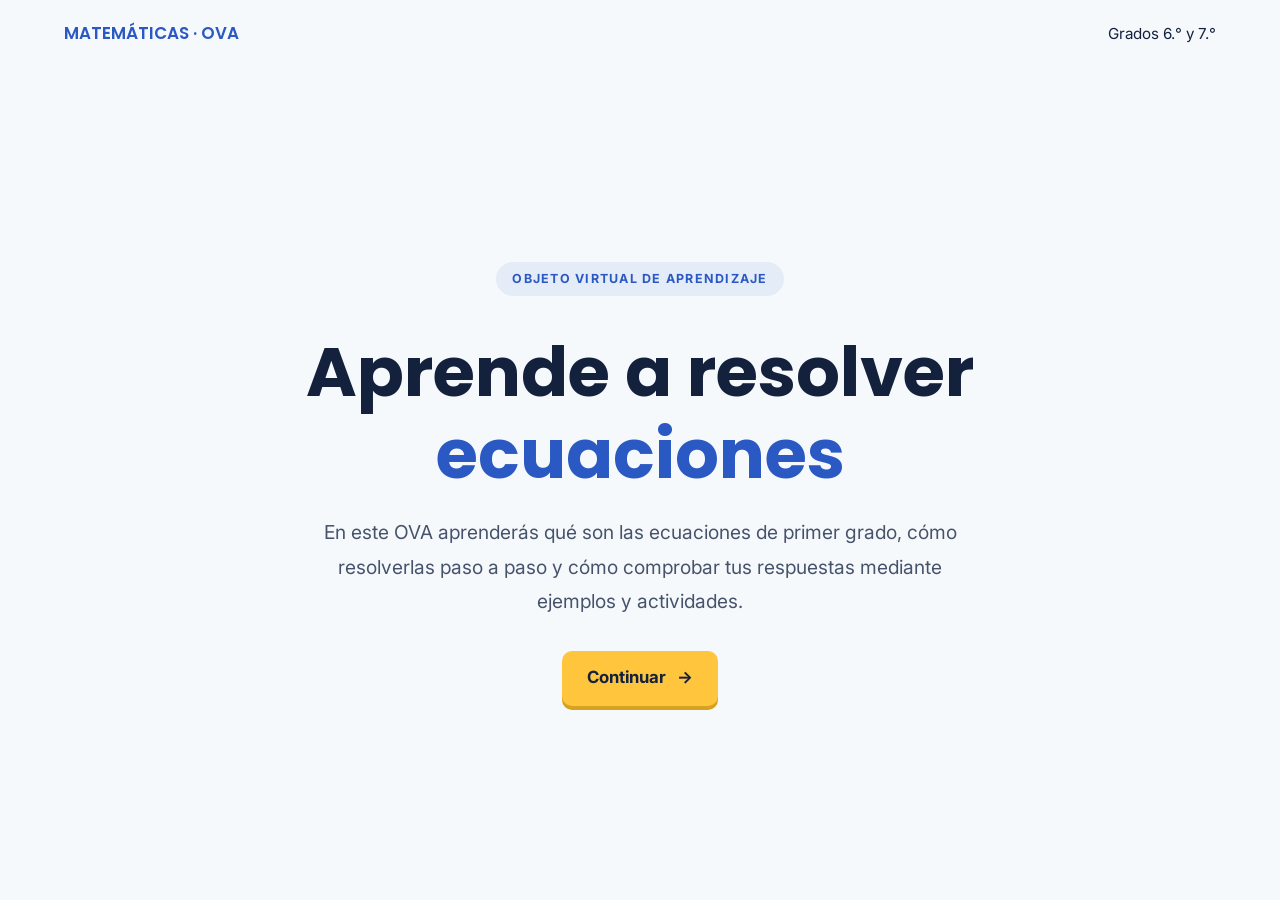
<file: index.html>
<!DOCTYPE html>
<html lang="es">
<head>
  <meta charset="UTF-8">
  <meta name="viewport" content="width=device-width, initial-scale=1.0">
  <meta name="description" content="Presentación del OVA Aprende a resolver ecuaciones.">
  <title>Aprende a resolver ecuaciones | OVA</title>
  <link rel="preconnect" href="https://fonts.googleapis.com">
  <link rel="preconnect" href="https://fonts.gstatic.com" crossorigin>
  <link href="https://fonts.googleapis.com/css2?family=Inter:wght@400;500;600;700&family=Poppins:wght@600;700&display=swap" rel="stylesheet">
  <link rel="stylesheet" href="css/styles.css">
  <style>
    .inicio { flex:1; display:flex; align-items:center; justify-content:center; text-align:center; padding:3rem 1.25rem; }
    .inicio__contenido { width:min(100%, 800px); }
    .inicio__etiqueta { display:inline-block; padding:.4rem 1rem; border-radius:999px; background:var(--color-suave); color:var(--color-primario); font-size:.78rem; font-weight:700; letter-spacing:.1em; }
    .inicio__titulo { margin:1.2rem 0; color:var(--color-texto); font-size:clamp(2.4rem,6vw,4.3rem); }
    .inicio__titulo span { color:var(--color-primario); }
    .inicio__descripcion { max-width:650px; margin:0 auto 2rem; color:#46536b; font-size:clamp(1rem,2vw,1.2rem); line-height:1.8; }
    .inicio__boton { display:inline-flex; align-items:center; gap:.65rem; padding:.85rem 1.6rem; border-radius:10px; background:var(--color-acento); color:var(--color-texto); font-weight:700; text-decoration:none; box-shadow:0 4px 0 #d6a21f; transition:transform .2s, box-shadow .2s; }
    .inicio__boton:hover { transform:translateY(2px); box-shadow:0 2px 0 #d6a21f; }
    .inicio__boton:focus-visible { outline:3px solid var(--color-primario); outline-offset:4px; }
  </style>
</head>
<body class="pagina-portada">
  <header class="encabezado">
    <p class="encabezado__marca">MATEMÁTICAS · OVA</p>
    <p class="encabezado__grados">Grados 6.° y 7.°</p>
  </header>
  <main class="inicio">
    <section class="inicio__contenido" aria-labelledby="titulo-ova">
      <p class="inicio__etiqueta">OBJETO VIRTUAL DE APRENDIZAJE</p>
      <h1 class="inicio__titulo" id="titulo-ova">Aprende a resolver <span>ecuaciones</span></h1>
      <p class="inicio__descripcion">En este OVA aprenderás qué son las ecuaciones de primer grado, cómo resolverlas paso a paso y cómo comprobar tus respuestas mediante ejemplos y actividades.</p>
      <a class="inicio__boton" href="contenido.html">Continuar <span aria-hidden="true">→</span></a>
    </section>
  </main>
</body>
</html>
</file>
<file: css/styles.css>
/* =========================================================
   OVA: Ecuaciones de primer grado (grados 6 y 7)
   Hoja de estilos única para index.html y contenido.html
   ========================================================= */

/* ---------- 1. Variables: paleta (5 colores) y tipografía ---------- */
:root {
  --color-fondo: #F6F9FC;      /* fondo general */
  --color-suave: #E4ECF7;      /* superficies y bordes suaves */
  --color-texto: #14213D;      /* texto principal (azul noche) */
  --color-primario: #2B59C3;   /* azul de marca */
  --color-acento: #FFC53D;     /* amarillo: llamado a la acción */

  --fuente-titulos: "Poppins", system-ui, sans-serif;
  --fuente-texto: "Inter", system-ui, sans-serif;

  --radio: 14px;
  --espacio: 1.5rem;
}

/* ---------- 2. Reinicio y base ---------- */
*, *::before, *::after { box-sizing: border-box; }

html { scroll-behavior: smooth; }

body {
  margin: 0;
  min-height: 100vh;
  display: flex;
  flex-direction: column;
  background: var(--color-fondo);
  color: var(--color-texto);
  font-family: var(--fuente-texto);
  font-size: 1.05rem;
  line-height: 1.65;
}

img { max-width: 100%; height: auto; display: block; }

h1, h2, h3 {
  font-family: var(--fuente-titulos);
  line-height: 1.2;
  margin: 0 0 0.75rem;
}

p { margin: 0 0 1rem; max-width: 65ch; }

/* ---------- 3. Encabezado y pie de página ---------- */
.encabezado {
  display: flex;
  justify-content: space-between;
  align-items: center;
  gap: 1rem;
  padding: 1.25rem clamp(1rem, 5vw, 4rem);
}

.encabezado p { margin: 0; }

.encabezado__marca {
  font-family: var(--fuente-titulos);
  font-weight: 600;
  color: var(--color-primario);
}

.encabezado__grados { font-size: 0.95rem; }

.encabezado__enlace {
  color: var(--color-texto);
  font-weight: 500;
  text-underline-offset: 4px;
  transition: color 0.25s ease-in-out;
}

.encabezado__enlace:hover { color: var(--color-primario); }

.encabezado__enlace:focus-visible {
  outline: 3px solid var(--color-primario);
  outline-offset: 3px;
}

.pie {
  display: flex;
  flex-wrap: wrap;
  justify-content: center;
  gap: 0.25rem 2rem;
  padding: 1.25rem clamp(1rem, 5vw, 4rem);
  border-top: 1px solid var(--color-suave);
  font-size: 0.9rem;
}

.pie p { margin: 0; }

/* ---------- 4. Portada (index.html) ---------- */
.portada {
  flex: 1;
  display: grid;
  grid-template-columns: 1.1fr 0.9fr;
  align-items: center;
  gap: 3rem;
  padding: 2rem clamp(1rem, 5vw, 4rem);
}

.portada__titulo {
  font-size: clamp(2.2rem, 5vw, 3.8rem);
  font-weight: 700;
  color: var(--color-texto);
  animation: aparecer 0.9s ease-out both;
}

.portada__subtitulo {
  font-size: 1.2rem;
  margin-bottom: 2rem;
  animation: aparecer 0.9s ease-out 0.2s both;
}

.portada__grafico {
  display: flex;
  justify-content: center;
  padding: 1.5rem;
  background: var(--color-suave);
  border-radius: 28px;
}

.portada__imagen { width: 100%; max-width: 420px; }

/* ---------- 5. Botón "Continuar" (estados) ---------- */
.boton {
  display: inline-block;
  padding: 1rem 2.75rem;
  background: var(--color-acento);
  color: var(--color-texto);
  font-family: var(--fuente-titulos);
  font-size: 1.15rem;
  font-weight: 600;
  text-decoration: none;
  border: 3px solid var(--color-texto);
  border-radius: 999px;
  box-shadow: 0 5px 0 var(--color-texto);
  transition: transform 0.25s ease-in-out, box-shadow 0.25s ease-in-out, background 0.25s ease-in-out;
  animation: aparecer 0.9s ease-out 0.4s both;
}

.boton:hover {
  background: #FFD166;
  transform: translateY(-3px);
  box-shadow: 0 8px 0 var(--color-texto);
}

.boton:focus-visible {
  outline: 4px solid var(--color-primario);
  outline-offset: 4px;
}

.boton:active {
  background: #F2B313;
  transform: translateY(4px);
  box-shadow: 0 1px 0 var(--color-texto);
}

/* ---------- 6. Animaciones ---------- */
@keyframes aparecer {
  from { opacity: 0; transform: translateY(16px); }
  to   { opacity: 1; transform: translateY(0); }
}

/* ---------- 7. Contenido (contenido.html): estructura general ---------- */
.contenido {
  flex: 1;
  width: 100%;
  max-width: 960px;
  margin: 0 auto;
  padding: 1rem clamp(1rem, 4vw, 2rem) 3rem;
}

.contenido__titulo {
  font-size: clamp(1.7rem, 4vw, 2.4rem);
  margin-bottom: 1.5rem;
}

/* ---------- 8. Pestañas (solo CSS con radio + :checked) ---------- */
.pestanas__input {
  position: absolute;
  opacity: 0;
  pointer-events: none;
}

.pestanas__nav {
  display: flex;
  flex-wrap: wrap;
  gap: 0.5rem;
  margin-bottom: 1.5rem;
}

.pestanas__etiqueta {
  padding: 0.65rem 1.2rem;
  background: var(--color-suave);
  border-radius: 999px;
  font-weight: 600;
  font-size: 0.98rem;
  cursor: pointer;
  transition: background 0.25s ease-in-out, color 0.25s ease-in-out, transform 0.2s ease-in-out;
}

.pestanas__etiqueta:hover { transform: translateY(-2px); }

/* Pestaña activa */
#tab-inicio:checked ~ .pestanas__nav label[for="tab-inicio"],
#tab-intro:checked ~ .pestanas__nav label[for="tab-intro"],
#tab-explicacion:checked ~ .pestanas__nav label[for="tab-explicacion"],
#tab-videos:checked ~ .pestanas__nav label[for="tab-videos"],
#tab-icfes:checked ~ .pestanas__nav label[for="tab-icfes"],
#tab-creditos:checked ~ .pestanas__nav label[for="tab-creditos"] {
  background: var(--color-primario);
  color: #FFFFFF;
}

/* Foco visible con teclado */
#tab-inicio:focus-visible ~ .pestanas__nav label[for="tab-inicio"],
#tab-intro:focus-visible ~ .pestanas__nav label[for="tab-intro"],
#tab-explicacion:focus-visible ~ .pestanas__nav label[for="tab-explicacion"],
#tab-videos:focus-visible ~ .pestanas__nav label[for="tab-videos"],
#tab-icfes:focus-visible ~ .pestanas__nav label[for="tab-icfes"],
#tab-creditos:focus-visible ~ .pestanas__nav label[for="tab-creditos"] {
  outline: 3px solid var(--color-acento);
  outline-offset: 3px;
}

/* Paneles: solo se muestra el seleccionado */
.panel { display: none; }

#tab-inicio:checked ~ .pestanas__paneles #panel-inicio,
#tab-intro:checked ~ .pestanas__paneles #panel-intro,
#tab-explicacion:checked ~ .pestanas__paneles #panel-explicacion,
#tab-videos:checked ~ .pestanas__paneles #panel-videos,
#tab-icfes:checked ~ .pestanas__paneles #panel-icfes,
#tab-creditos:checked ~ .pestanas__paneles #panel-creditos {
  display: block;
  animation: aparecer 0.4s ease-out both;
}

/* ---------- Portada interna: pestaña Inicio ---------- */
.panel--inicio {
  min-height: 420px;
  display: none;
  align-items: center;
  justify-content: space-between;
  gap: 2rem;
  overflow: hidden;
  background: linear-gradient(135deg, #FFFFFF 0%, #F6F9FC 72%, #E4ECF7 100%);
  border: 1px solid var(--color-suave);
  position: relative;
}
#tab-inicio:checked ~ .pestanas__paneles #panel-inicio { display: flex; }
.inicio-panel__contenido { flex: 1 1 58%; min-width: 0; }
.inicio-panel__etiqueta {
  display: inline-block; padding: .4rem .85rem; border-radius: 999px;
  background: var(--color-suave); color: var(--color-primario);
  font-size: .75rem; font-weight: 700; letter-spacing: .09em;
}
.inicio-panel__titulo {
  margin: 1.2rem 0 .85rem; color: var(--color-texto);
  font-size: clamp(2rem, 4.8vw, 3.25rem); line-height: 1.13;
}
.inicio-panel__titulo span { color: var(--color-primario); }
.inicio-panel__descripcion {
  max-width: 590px; color: #46536B; line-height: 1.8;
  font-size: clamp(1rem, 1.7vw, 1.12rem); margin-bottom: 1.5rem;
}
.inicio-panel__boton {
  display: inline-flex; align-items: center; gap: .7rem; min-height: 48px;
  padding: .8rem 1.55rem; border: 0; border-radius: 10px;
  background: var(--color-acento); color: var(--color-texto);
  font: 700 1rem var(--fuente-titulos); cursor: pointer;
  box-shadow: 0 4px 0 #D6A21F; transition: transform .2s, box-shadow .2s, background .2s;
}
.inicio-panel__boton:hover { background: #FFD166; transform: translateY(2px); box-shadow: 0 2px 0 #D6A21F; }
.inicio-panel__boton:focus-visible { outline: 3px solid var(--color-primario); outline-offset: 4px; }
.inicio-panel__boton:active { transform: translateY(4px); box-shadow: none; }
.inicio-panel__nota { margin: 1rem 0 0; color: #64718A; font-size: .88rem; }
.inicio-panel__detalle {
  flex: 0 1 260px; min-height: 230px; padding: 1.5rem;
  display: flex; flex-direction: column; align-items: center; justify-content: center;
  border-radius: 22px; background: var(--color-suave); color: var(--color-texto);
  border: 1px solid #D4E0F0;
}
.inicio-panel__ecuacion, .inicio-panel__resultado {
  font: 700 clamp(1.8rem, 4vw, 2.5rem) var(--fuente-titulos);
  letter-spacing: .02em;
}
.inicio-panel__resultado { color: var(--color-primario); }
.inicio-panel__linea { width: 72%; height: 3px; margin: 1rem 0; border-radius: 5px; background: var(--color-acento); }
@media (max-width: 640px) {
  .panel--inicio { min-height: 0; flex-direction: column; align-items: stretch; }
  .inicio-panel__detalle { min-height: 150px; flex-basis: auto; }
  .inicio-panel__boton { width: 100%; justify-content: center; }
}
@media (prefers-reduced-motion: reduce) { .inicio-panel__boton { transition: none; } }

/* ---------- 9. Contenido de los paneles ---------- */
.panel {
  padding: clamp(1.25rem, 3vw, 2rem);
  background: #FFFFFF;
  border: 1px solid var(--color-suave);
  border-radius: var(--radio);
}

.panel__titulo { font-size: 1.6rem; }

.panel__subtitulo {
  font-size: 1.15rem;
  margin-top: 1.75rem;
}

.panel__imagen {
  width: 100%;
  max-width: 340px;
  margin: 1.25rem 0;
  padding: 1rem;
  background: var(--color-suave);
  border-radius: var(--radio);
}

.panel__imagen--ancha { max-width: 640px; }

.lista { padding-left: 1.3rem; margin: 0 0 1rem; }
.lista li { margin-bottom: 0.4rem; }

.destacado {
  padding: 1rem 1.25rem;
  background: var(--color-acento);
  border-radius: var(--radio);
  font-weight: 600;
}

/* ---------- 10. Videos ---------- */
.videos {
  display: grid;
  grid-template-columns: repeat(2, 1fr);
  gap: 1.5rem;
  margin-top: 1.5rem;
}

.video__titulo { font-size: 1rem; }

.video__miniatura {
  position: relative;
  display: block;
  overflow: hidden;
  aspect-ratio: 16 / 9;
  border-radius: var(--radio);
  background: var(--color-suave);
  text-decoration: none;
}

.video__imagen {
  width: 100%;
  height: 100%;
  object-fit: cover;
  transition: transform 0.4s ease-in-out;
}

.video__play {
  position: absolute;
  left: 0.75rem;
  bottom: 0.75rem;
  padding: 0.45rem 1rem;
  background: var(--color-acento);
  color: var(--color-texto);
  border: 2px solid var(--color-texto);
  border-radius: 999px;
  font-size: 0.9rem;
  font-weight: 600;
  transition: transform 0.25s ease-in-out;
}

.video__miniatura:hover .video__imagen { transform: scale(1.05); }
.video__miniatura:hover .video__play { transform: translateY(-3px); }

.video__miniatura:focus-visible {
  outline: 4px solid var(--color-primario);
  outline-offset: 3px;
}

/* ---------- 11. Preguntas tipo ICFES ---------- */
.pregunta {
  margin: 1.5rem 0 0;
  padding: 1.25rem;
  border: 1px solid var(--color-suave);
  border-radius: var(--radio);
}

.pregunta__numero {
  padding: 0.15rem 0.8rem;
  background: var(--color-primario);
  color: #FFFFFF;
  border-radius: 999px;
  font-family: var(--fuente-titulos);
  font-size: 0.9rem;
  font-weight: 600;
}

.pregunta__enunciado { font-weight: 500; margin-top: 0.5rem; }

.opcion { position: relative; margin-bottom: 0.5rem; }

.opcion__input {
  position: absolute;
  opacity: 0;
  pointer-events: none;
}

.opcion__etiqueta {
  display: block;
  padding: 0.75rem 1rem;
  border: 2px solid var(--color-suave);
  border-radius: 10px;
  cursor: pointer;
  transition: background 0.25s ease-in-out, border-color 0.25s ease-in-out;
}

.opcion__etiqueta:hover { border-color: var(--color-primario); }

.opcion__input:focus-visible + .opcion__etiqueta {
  outline: 3px solid var(--color-primario);
  outline-offset: 2px;
}

/* Respuesta correcta: azul con marca ✓ */
.opcion__input:checked + .opcion__etiqueta--correcta {
  background: var(--color-primario);
  border-color: var(--color-primario);
  color: #FFFFFF;
}

.opcion__input:checked + .opcion__etiqueta--correcta::after {
  content: "  ✓ Correcto";
  font-weight: 600;
}

/* Respuesta incorrecta: amarillo con marca ✗ */
.opcion__input:checked + .opcion__etiqueta:not(.opcion__etiqueta--correcta) {
  background: var(--color-acento);
  border-color: var(--color-texto);
}

.opcion__input:checked + .opcion__etiqueta:not(.opcion__etiqueta--correcta)::after {
  content: "  ✗ Incorrecta";
  font-weight: 600;
}

/* Un solo intento: al elegir una opción, la pregunta queda bloqueada */
.pregunta:has(.opcion__input:checked) .opcion__etiqueta {
  pointer-events: none;
  cursor: default;
}

.pregunta:has(.opcion__input:checked) .opcion__etiqueta:not(.opcion__etiqueta--correcta) { opacity: 0.85; }

/* Explicación: aparece al elegir cualquier opción */
.explicacion {
  display: none;
  margin: 1rem 0 0;
  padding: 0.9rem 1rem;
  background: var(--color-suave);
  border-radius: 10px;
  font-size: 0.97rem;
}

.pregunta:has(.opcion__input:checked) .explicacion { display: block; }

/* ---------- 11b. Puntuación final (contador solo con CSS) ---------- */
.panel--icfes { counter-reset: aciertos; }

.opcion__input:checked + .opcion__etiqueta--correcta { counter-increment: aciertos; }

.puntaje {
  margin-top: 2rem;
  padding: 1.25rem 1.5rem;
  background: var(--color-primario);
  color: #FFFFFF;
  border-radius: var(--radio);
}

.puntaje__titulo { margin-bottom: 0.25rem; }
.puntaje__texto { margin: 0; font-size: 1.3rem; }
.puntaje__valor::after { content: counter(aciertos) " de 7"; }

/* ---------- 12. Diseño responsivo ---------- */
@media (max-width: 900px) {
  .portada {
    grid-template-columns: 1fr;
    gap: 2rem;
    text-align: center;
  }

  .portada__subtitulo { margin-left: auto; margin-right: auto; }
  .portada__grafico { order: -1; }
}

@media (max-width: 640px) {
  body { font-size: 1rem; }

  .encabezado { flex-direction: column; align-items: flex-start; gap: 0.25rem; }

  .videos { grid-template-columns: 1fr; }

  .pestanas__nav { display: grid; grid-template-columns: 1fr 1fr; }
  .pestanas__etiqueta { text-align: center; }

  .boton { width: 100%; text-align: center; }
}

/* ---------- 13. Accesibilidad: respetar movimiento reducido ---------- */
@media (prefers-reduced-motion: reduce) {
  *, *::before, *::after {
    animation-duration: 0.01ms !important;
    transition-duration: 0.01ms !important;
  }
}
</file>
